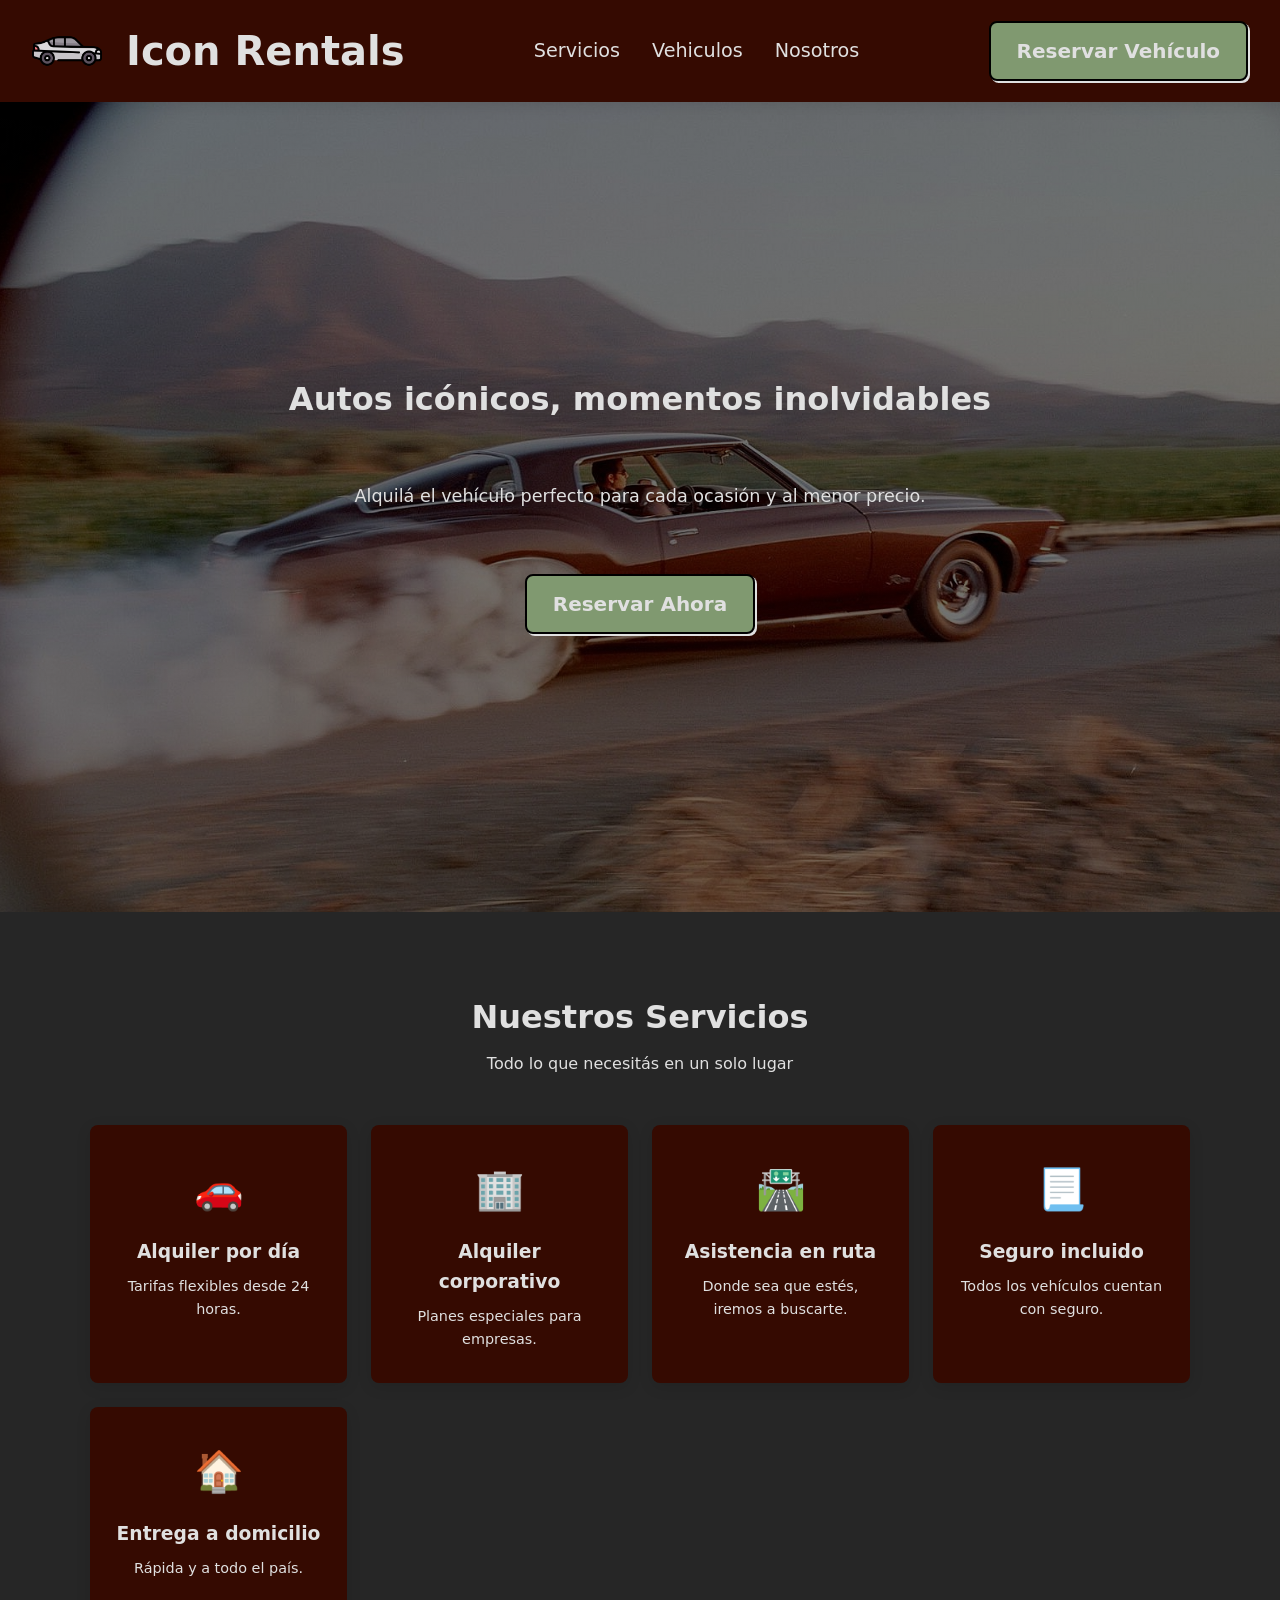
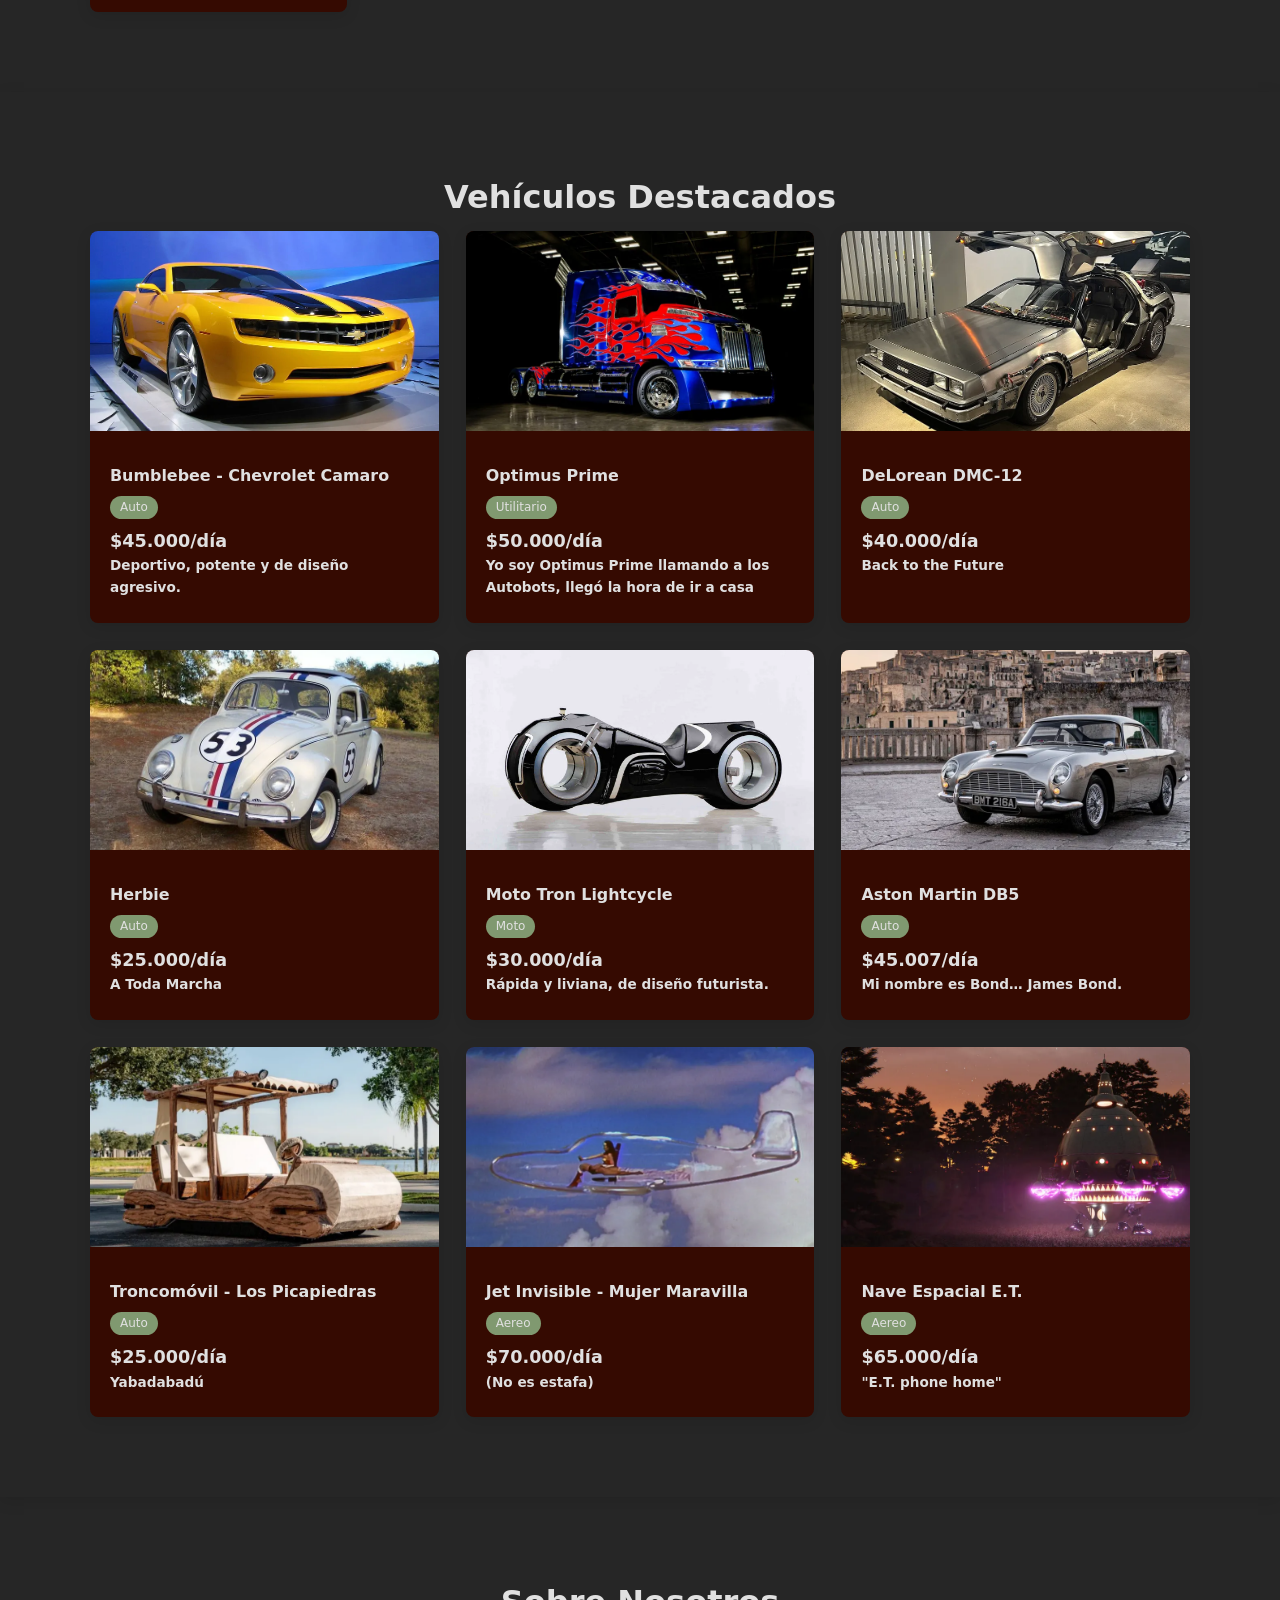
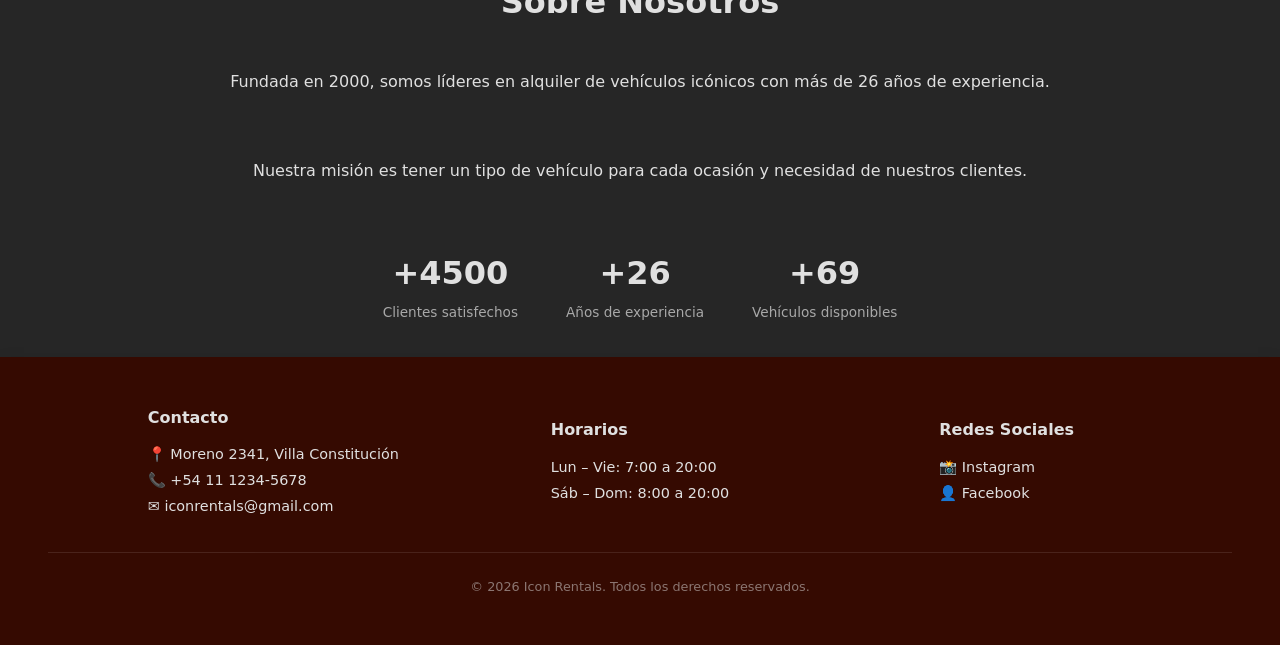
<file: index.html>
<!doctype html>
<html lang="es">
  <head>
    <meta charset="UTF-8" />
    <meta name="viewport" content="width=device-width, initial-scale=1.0" />
    <title>Icon Rentals</title>
    <link rel="stylesheet" href="style.css" />
    <link rel="stylesheet" href="landing.css" />
    <link rel="Shortcut Icon" href="public/logoAuto.png" />
  </head>
  <body>
    <header>
      <nav class="navbar">
        <div class="navbar_logo">
          <img
            src="public/logoAuto.png"
            alt="Logo Icon Rentals"
            title="Icon Rentals"
          />
          <span>Icon Rentals</span>
        </div>
        <ul class="navbar_menu">
          <li><a href="#servicios">Servicios</a></li>
          <li><a href="#vehiculos">Vehiculos</a></li>
          <li><a href="#nosotros">Nosotros</a></li>
        </ul>

        <a href="reserva.html" class="btn">Reservar Vehículo</a>
      </nav>
    </header>

    <main>
      <section id="hero" class="hero">
        <h1 class="hero_titulo">Autos icónicos, momentos inolvidables</h1>
        <p class="hero_texto">
          Alquilá el vehículo perfecto para cada ocasión y al menor precio.
        </p>

        <a href="reserva.html" class="btn">Reservar Ahora</a>
      </section>

      <section id="servicios" class="servicios">
        <h2 class="seccion_titulo">Nuestros Servicios</h2>
        <p class="seccion_subtitulo">Todo lo que necesitás en un solo lugar</p>

        <div class="servicios_grid">
          <article class="servicio-card">
            <span class="servicio-card_icono">🚗</span>
            <h3>Alquiler por día</h3>
            <p>Tarifas flexibles desde 24 horas.</p>
          </article>

          <article class="servicio-card">
            <span class="servicio-card_icono">🏢</span>
            <h3>Alquiler corporativo</h3>
            <p>Planes especiales para empresas.</p>
          </article>

          <article class="servicio-card">
            <span class="servicio-card_icono">🛣️</span>
            <h3>Asistencia en ruta</h3>
            <p>Donde sea que estés, iremos a buscarte.</p>
          </article>

          <article class="servicio-card">
            <span class="servicio-card_icono">📃</span>
            <h3>Seguro incluido</h3>
            <p>Todos los vehículos cuentan con seguro.</p>
          </article>

          <article class="servicio-card">
            <span class="servicio-card_icono">🏠</span>
            <h3>Entrega a domicilio</h3>
            <p>Rápida y a todo el país.</p>
          </article>
        </div>
      </section>

      <section id="vehiculos" class="vehiculos">
        <h2 class="seccion_titulo">Vehículos Destacados</h2>

        <div class="vehiculos_grid">
          <article class="vehiculo-card">
            <img
              src="public/bumblebee.jpg"
              alt="Bumblebee, Chevrolet Camaro 2016"
              class="vehiculo-card_img"
            />
            <div class="vehiculo-card_info">
              <h3>Bumblebee - Chevrolet Camaro</h3>
              <span>Auto</span>
              <div class="vehiculo-card_footer">
                <strong class="vehiculo-card_precio">$45.000/día</strong>
              </div>
              <p>Deportivo, potente y de diseño agresivo.</p>
            </div>
          </article>

          <article class="vehiculo-card">
            <img
              src="public/optimusPrime.webp"
              alt="Camión Optimus Prime"
              class="vehiculo-card_img"
            />
            <div class="vehiculo-card_info">
              <h3>Optimus Prime</h3>
              <span>Utilitario</span>
              <div class="vehiculo-card_footer">
                <strong class="vehiculo-card_precio">$50.000/día</strong>
              </div>
              <p>
                Yo soy Optimus Prime llamando a los Autobots, llegó la hora de
                ir a casa
              </p>
            </div>
          </article>

          <article class="vehiculo-card">
            <img
              src="public/delorean.webp"
              alt="CDeLorean DMC-12 de Volver al Futuro"
              class="vehiculo-card_img"
            />
            <div class="vehiculo-card_info">
              <h3>DeLorean DMC-12</h3>
              <span>Auto</span>
              <div class="vehiculo-card_footer">
                <strong class="vehiculo-card_precio">$40.000/día</strong>
              </div>
              <p>Back to the Future</p>
            </div>
          </article>

          <article class="vehiculo-card">
            <img
              src="public/herbie.webp"
              alt="Herbie, 1963 Volkswagen Beetle"
              class="vehiculo-card_img"
            />
            <div class="vehiculo-card_info">
              <h3>Herbie</h3>
              <span>Auto</span>
              <div class="vehiculo-card_footer">
                <strong class="vehiculo-card_precio">$25.000/día</strong>
              </div>
              <p>A Toda Marcha</p>
            </div>
          </article>

          <article class="vehiculo-card">
            <img
              src="public/motoTron.webp"
              alt="Moto Tron Lightcycle"
              class="vehiculo-card_img"
            />
            <div class="vehiculo-card_info">
              <h3>Moto Tron Lightcycle</h3>
              <span>Moto</span>
              <div class="vehiculo-card_footer">
                <strong class="vehiculo-card_precio">$30.000/día</strong>
              </div>
              <p>Rápida y liviana, de diseño futurista.</p>
            </div>
          </article>

          <article class="vehiculo-card">
            <img
              src="public/astonMartinBond.webp"
              alt="Aston Martin DB5 de james bond"
              class="vehiculo-card_img"
            />
            <div class="vehiculo-card_info">
              <h3>Aston Martin DB5</h3>
              <span>Auto</span>
              <div class="vehiculo-card_footer">
                <strong class="vehiculo-card_precio">$45.007/día</strong>
              </div>
              <p>Mi nombre es Bond… James Bond.</p>
            </div>
          </article>

          <article class="vehiculo-card">
            <img
              src="public/troncoMovil.webp"
              alt="CTroncomóvil de Los Picapiedras"
              class="vehiculo-card_img"
            />
            <div class="vehiculo-card_info">
              <h3>Troncomóvil - Los Picapiedras</h3>
              <span>Auto</span>
              <div class="vehiculo-card_footer">
                <strong class="vehiculo-card_precio">$25.000/día</strong>
              </div>
              <p>Yabadabadú</p>
            </div>
          </article>

          <article class="vehiculo-card">
            <img
              src="public/jetInvisibleMM.webp"
              alt="CJet Invisible de la Mujer Maravilla"
              class="vehiculo-card_img"
            />
            <div class="vehiculo-card_info">
              <h3>Jet Invisible - Mujer Maravilla</h3>
              <span>Aereo</span>
              <div class="vehiculo-card_footer">
                <strong class="vehiculo-card_precio">$70.000/día</strong>
              </div>
              <p>(No es estafa)</p>
            </div>
          </article>

          <article class="vehiculo-card">
            <img
              src="public/e.t..webp"
              alt="e.t. spaceship (U.F.O.)"
              class="vehiculo-card_img"
            />
            <div class="vehiculo-card_info">
              <h3>Nave Espacial E.T.</h3>
              <span>Aereo</span>
              <div class="vehiculo-card_footer">
                <strong class="vehiculo-card_precio">$65.000/día</strong>
              </div>
              <p>"E.T. phone home"</p>
            </div>
          </article>
        </div>
      </section>

      <section id="nosotros" class="nosotros">
        <h2 class="seccion_titulo">Sobre Nosotros</h2>
        <p class="nosotros">
          Fundada en 2000, somos líderes en alquiler de vehículos icónicos con
          más de 26 años de experiencia.
        </p>
        <p class="nosotros">
          Nuestra misión es tener un tipo de vehículo para cada ocasión y
          necesidad de nuestros clientes.
        </p>
        <div class="nosotros_stats">
          <div class="stat">
            <strong>+4500</strong>
            <span>Clientes satisfechos</span>
          </div>
          <div class="stat">
            <strong>+26</strong>
            <span>Años de experiencia</span>
          </div>
          <div class="stat">
            <strong>+69</strong>
            <span>Vehículos disponibles</span>
          </div>
        </div>
      </section>
    </main>

    <footer class="footer">
      <div class="footer_grid">
        <div class="footer_col">
          <h4>Contacto</h4>
          <address>
            <p>📍 Moreno 2341, Villa Constitución</p>
            <p>📞 +54 11 1234-5678</p>
            <p>✉️ iconrentals@gmail.com</p>
          </address>
        </div>

        <div class="footer_col">
          <h4>Horarios</h4>
          <p>Lun – Vie: 7:00 a 20:00</p>
          <p>Sáb – Dom: 8:00 a 20:00</p>
        </div>

        <div class="footer_col">
          <h4>Redes Sociales</h4>
          <div class="footer_redes">
            <a href="https://www.instagram.com" aria-label="Instagram"
              >📸 Instagram</a
            >
            <a href="https://www.facebook.com" aria-label="Facebook"
              >👤 Facebook</a
            >
          </div>
        </div>
      </div>
      <p class="footer_copy">
        © 2026 Icon Rentals. Todos los derechos reservados.
      </p>
    </footer>
  </body>
</html>
</file>
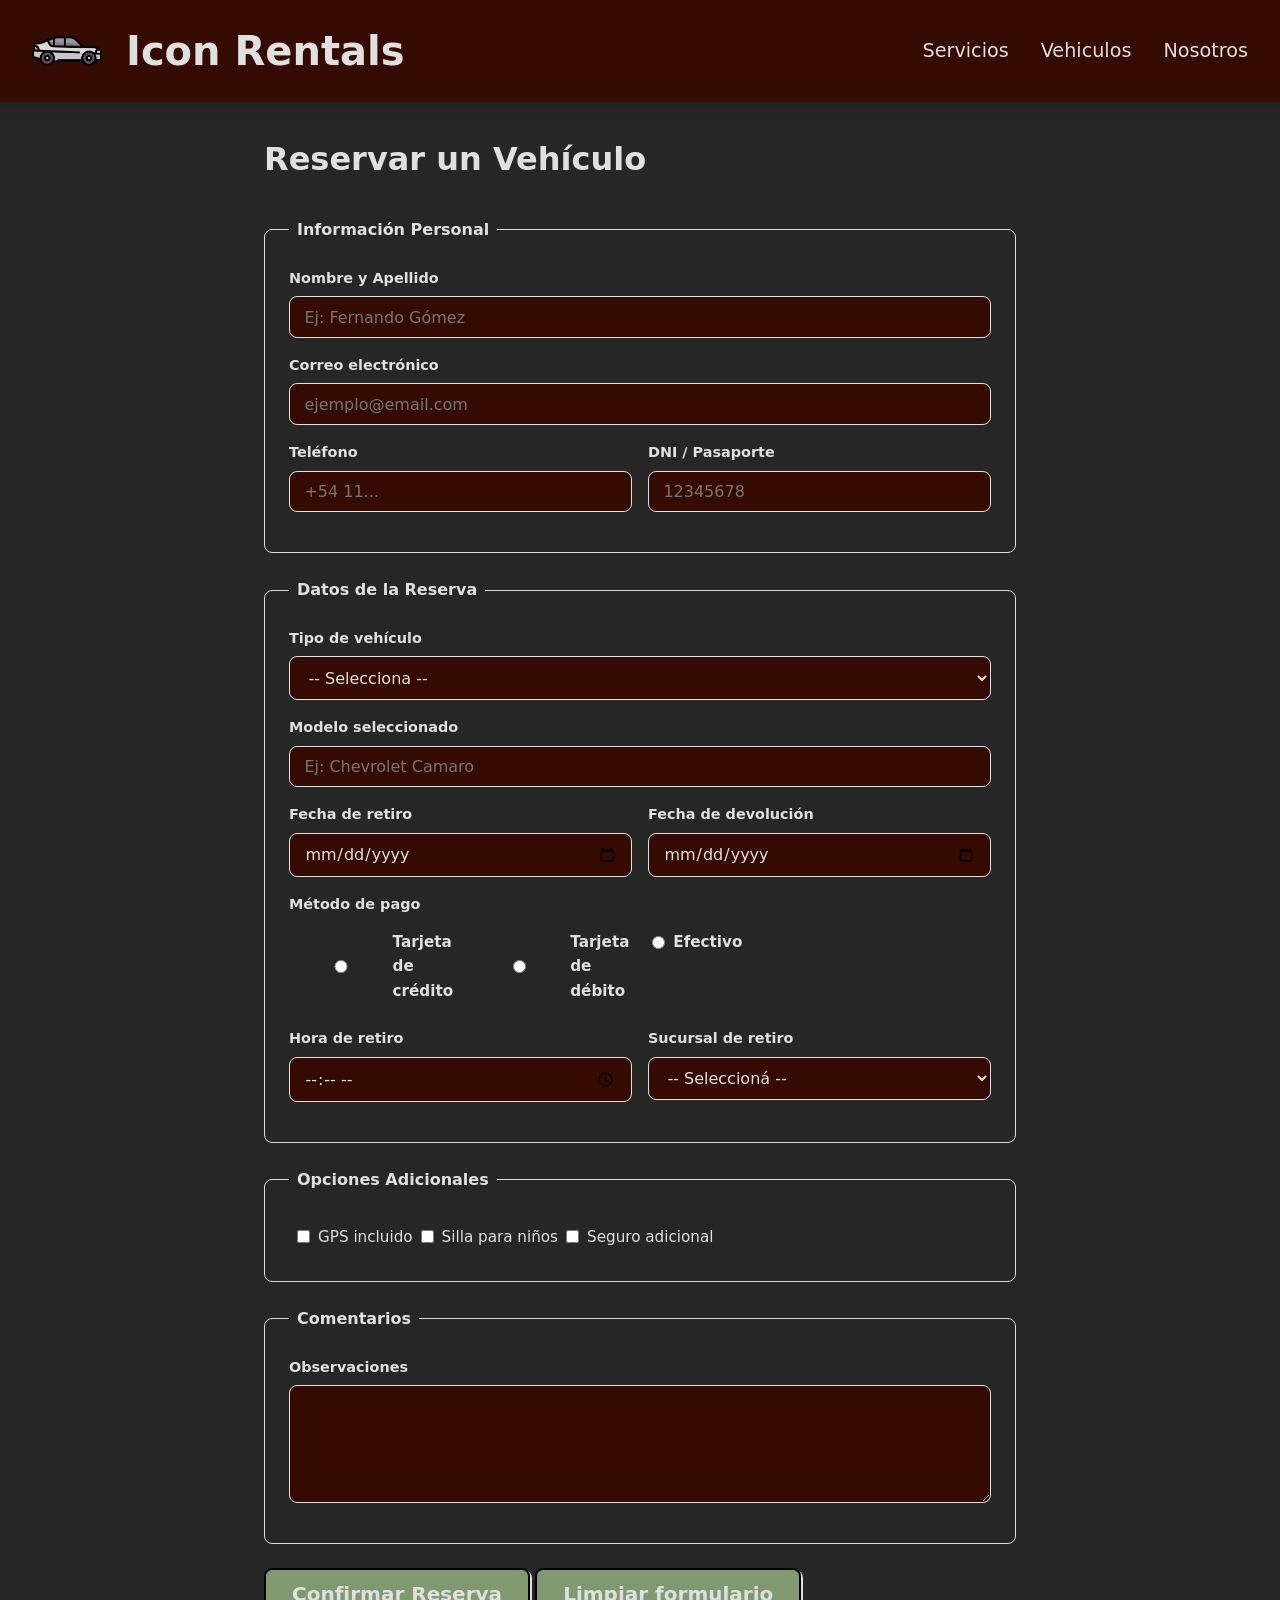
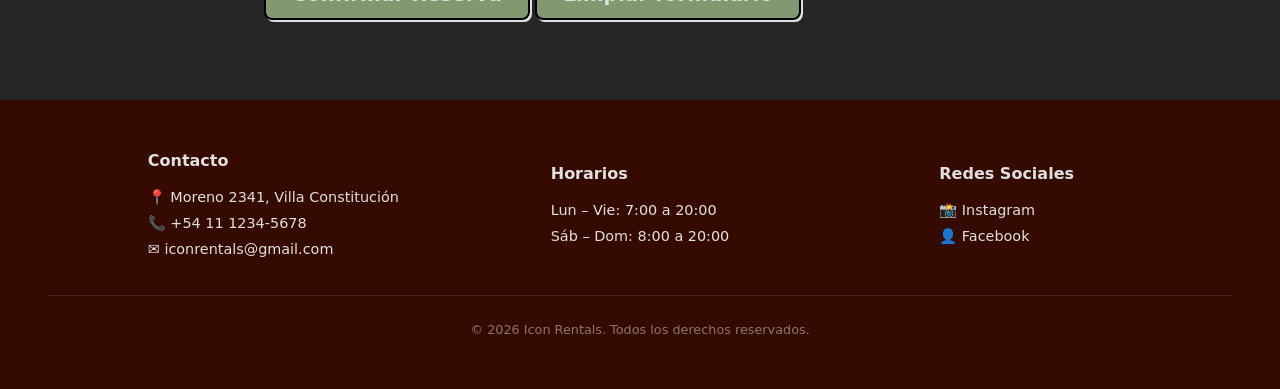
<file: reserva.html>
<!doctype html>
<html lang="es">
  <head>
    <meta charset="UTF-8" />
    <meta name="viewport" content="width=device-width, initial-scale=1.0" />
    <link rel="stylesheet" href="style.css" />
    <link rel="stylesheet" href="reserva.css" />
    <link rel="Shortcut Icon" href="public/logoAuto.png" />
    <title>Reserva</title>
  </head>
  <body>
    <header>
      <nav class="navbar">
        <div class="navbar_logo">
          <img
            src="public/logoAuto.png"
            alt="Logo Icon Rentals"
            title="Icon Rentals"
          />
          <span>Icon Rentals</span>
        </div>
        <ul class="navbar_menu">
          <li><a href="index.html#servicios">Servicios</a></li>
          <li><a href="index.html#vehiculos">Vehiculos</a></li>
          <li><a href="index.html#nosotros">Nosotros</a></li>
        </ul>
      </nav>
    </header>
    <main class="formulario-page">
      <h1>Reservar un Vehículo</h1>

      <form action="#" method="post" class="form-reserva">
        <fieldset>
          <legend>Información Personal</legend>

          <div class="campo">
            <label for="nombre">Nombre y Apellido</label>
            <input
              type="text"
              id="nombre"
              name="nombre"
              placeholder="Ej: Fernando Gómez"
              autocomplete="name"
              required
            />
          </div>

          <div class="campo">
            <label for="email">Correo electrónico</label>
            <input
              type="email"
              id="email"
              name="email"
              placeholder="ejemplo@email.com"
              required
            />
          </div>

          <div class="dos-col">
            <div class="campo">
              <label for="telefono">Teléfono</label>
              <input
                type="tel"
                id="telefono"
                name="telefono"
                placeholder="+54 11..."
                maxlength="15"
                required
              />
            </div>
            <div class="campo">
              <label for="dni">DNI / Pasaporte</label>
              <input
                type="text"
                id="dni"
                name="dni"
                placeholder="12345678"
                maxlength="8"
                required
              />
            </div>
          </div>
        </fieldset>

        <fieldset>
          <legend>Datos de la Reserva</legend>

          <div class="campo">
            <label for="tipo">Tipo de vehículo</label>
            <select id="tipo" name="tipo" required>
              <option value="">-- Selecciona --</option>
              <option>Auto</option>
              <option>Moto</option>
              <option>Utilitario</option>
              <option>Aereo</option>
            </select>
          </div>

          <div class="campo">
            <label for="modelo">Modelo seleccionado</label>
            <input
              type="text"
              id="modelo"
              name="modelo"
              placeholder="Ej: Chevrolet Camaro"
              required
            />
          </div>

          <div class="dos-col">
            <div class="campo">
              <label for="retiro">Fecha de retiro</label>
              <input type="date" id="retiro" name="retiro" required />
            </div>
            <div class="campo">
              <label for="devolucion">Fecha de devolución</label>
              <input type="date" id="devolucion" name="devolucion" required />
            </div>
          </div>

          <div class="campo">
            <label>Método de pago</label>
            <div class="radio-grupo">
              <label
                ><input type="radio" name="pago" value="credito" required />
                Tarjeta de crédito</label
              >
              <label
                ><input type="radio" name="pago" value="debito" /> Tarjeta de
                débito</label
              >
              <label
                ><input type="radio" name="pago" value="efectivo" />
                Efectivo</label
              >
            </div>
          </div>

          <div class="dos-col">
            <div class="campo">
              <label for="hora">Hora de retiro</label>
              <input type="time" id="hora" name="hora" required />
            </div>
            <div class="campo">
              <label for="sucursal">Sucursal de retiro</label>
              <select id="sucursal" name="sucursal" required>
                <option value="">-- Seleccioná --</option>
                <option>Villa Constitución</option>
                <option>Rosario</option>
                <option>San Nicolás</option>
              </select>
            </div>
          </div>
        </fieldset>

        <fieldset>
          <legend>Opciones Adicionales</legend>
          <div class="checkbox-grupo">
            <label><input type="checkbox" name="gps" /> GPS incluido</label>
            <label
              ><input type="checkbox" name="silla" /> Silla para niños</label
            >
            <label
              ><input type="checkbox" name="seguro" /> Seguro adicional</label
            >
          </div>
        </fieldset>

        <fieldset>
          <legend>Comentarios</legend>
          <div class="campo">
            <label for="comentarios">Observaciones</label>
            <textarea
              id="comentarios"
              name="comentarios"
              rows="5"
              placeholder="Cualquier información adicional..."
            >
            </textarea>
          </div>
        </fieldset>

        <div class="form-botones">
          <button type="submit" class="btn">Confirmar Reserva</button>
          <button type="reset" class="btn">Limpiar formulario</button>
        </div>
      </form>
    </main>

    <footer class="footer">
      <div class="footer_grid">
        <div class="footer_col">
          <h4>Contacto</h4>
          <address>
            <p>📍 Moreno 2341, Villa Constitución</p>
            <p>📞 +54 11 1234-5678</p>
            <p>✉️ iconrentals@gmail.com</p>
          </address>
        </div>

        <div class="footer_col">
          <h4>Horarios</h4>
          <p>Lun – Vie: 7:00 a 20:00</p>
          <p>Sáb – Dom: 8:00 a 20:00</p>
        </div>

        <div class="footer_col">
          <h4>Redes Sociales</h4>
          <div class="footer_redes">
            <a href="https://www.instagram.com" aria-label="Instagram"
              >📸 Instagram</a
            >
            <a href="https://www.facebook.com" aria-label="Facebook"
              >👤 Facebook</a
            >
          </div>
        </div>
      </div>
      <p class="footer_copy">
        © 2026 Icon Rentals. Todos los derechos reservados.
      </p>
    </footer>
  </body>
</html>
</file>
<file: style.css>
:root {
  --primario: #350a01;
  --fondo: #262626;
  --texto: #e0e0e0;
  --sombra: 0 4px 15px rgba(0, 0, 0, 0.1);
  --radio: 8px;
  --transition: all 0.3s ease;
  --font-family:
    system-ui, -apple-system, BlinkMacSystemFont, "Segoe UI", Roboto, Oxygen,
    Ubuntu, Cantarell, "Open Sans", "Helvetica Neue", sans-serif;

  /* BOTON */
  .btn {
    background: #809970;
    font-family: var(--font-family);
    text-decoration: none;
    color: var(--texto);
    padding: 0.6em 1.3em;
    font-weight: 800;
    font-size: 20px;
    border: 2px solid black;
    border-radius: 0.4em;
    box-shadow: 0.1em 0.1em;
    cursor: pointer;

    display: inline-flex;
    align-items: center;
    justify-content: center;
  }
  .btn:hover {
    transform: translate(-0.05em, -0.05em);
    box-shadow: 0.2em 0.2em;
  }
  .btn:active {
    transform: translate(0.05em, 0.05em);
    box-shadow: 0.1em 0.1em;
  }
  /* BOTON */
}

/* RESET BASICO */
*,
*::before,
*::after {
  margin: 0;
  padding: 0;
  box-sizing: border-box;
}
body {
  font-family: var(--font-family);
  color: var(--texto);
  background-color: var(--fondo);
  line-height: 1.6;
}
/* RESET BASICO */

/* HEADER */
.navbar {
  display: flex;
  justify-content: space-between;
  align-items: center;
  padding: 1rem 2rem;
  background: var(--primario);
  position: sticky;
  top: 0;
  z-index: 100;
  box-shadow: var(--sombra);
}
.navbar_logo {
  display: flex;
  align-items: center;
  gap: 1.5rem;
  color: var(--texto);
  font-weight: 700;
  font-size: 2.5rem;
}
.navbar_logo img {
  width: 70px;
}
.navbar_menu {
  display: flex;
  gap: 2rem;
  list-style: none;
  justify-content: space-evenly;
}
.navbar_menu a {
  color: var(--texto);
  font-size: 1.2rem;
  text-decoration: none;
}
.navbar_menu a:hover {
  opacity: 0.75;
}
/* HEADER */

/* FOOTER */
.footer {
  background: var(--primario);
  color: var(--texto);
  padding: 3rem;
  gap: 3rem;
  box-shadow: var(--sombra);
}
.footer_grid {
  display: grid;
  grid-template-columns: repeat(auto-fit, minmax(180px, 1fr));
  max-width: 1100px;
  margin: 0 auto 2rem;
  justify-items: center;
  align-items: center;
}
.footer_col address {
  font-size: 0.9rem;
  font-style: normal;
  line-height: 2;
}
.footer_redes {
  display: flex;
  flex-direction: column;
}
.footer_redes a:hover {
  opacity: 0.8;
}
.footer_copy {
  text-align: center;
  font-size: 0.8rem;
  opacity: 0.5;
  border-top: 0.5px solid rgba(255, 255, 255, 0.2);
  padding-top: 1.5rem;
}

.footer_col h4 {
  font-size: 1rem;
  margin-bottom: 0.75rem;
  color: var(--texto);
}
.footer_col p,
.footer_redes a {
  font-size: 0.9rem;
  line-height: 1.8;
  color: var(--texto);
  text-decoration: none;
}
/* FOOTER */

/* MEDIA QUERIES */
/* ── Tablets (≤ 768px) ── */
@media (max-width: 768px) {
  /* Header: menú debajo del logo */
  .navbar {
    flex-wrap: wrap;
    gap: 1rem;
    padding: 1rem;
  }
  .navbar .btn {
    width: 100%;
    text-align: center;
  }
  .navbar_menu {
    width: 100%;
    justify-content: center;
    gap: 1rem;
  }
  /* Nosotros: de 2 columnas a 1 */
  .nosotros_contenido {
    flex-direction: column;
  }
  .nosotros_stats {
    flex-direction: column;
  }
  /* Formulario: dos columnas a una */
  .dos-col {
    grid-template-columns: 1fr;
  }
}
/* ── Celulares (≤ 480px) ── */
@media (max-width: 480px) {
  .navbar_menu {
    flex-direction: column;
    align-items: center;
    gap: 0.5rem;
  }
  .navbar .btn {
    width: 100%;
    text-align: center;
  }
  .nosotros_stats {
    flex-direction: column;
    gap: 1rem;
  }
  .form-botones {
    flex-direction: column;
  }
  .form-botones .btn {
    width: 100%;
    text-align: center;
  }

  .footer {
    padding: 2rem 1.5rem;
  }
  .footer_grid {
    grid-template-columns: 1fr;
    gap: 1.5rem;
    justify-items: start;
  }
  .footer_col {
    width: 100%;
  }
  .footer_col h4 {
    margin-bottom: 0.5rem;
  }
  .footer_redes {
    align-items: flex-start;
  }
}
/* ── (≤ 320px) ── */
@media (max-width: 320px) {
  body {
    font-size: 14px;
  }
  .hero_titulo {
    font-size: 1.6rem;
  }
  .formulario-page {
    padding: 0 0.75rem 2rem;
  }
  .form-reserva fieldset {
    padding: 1rem;
  }
}
/* Mínimo requerido */
@media (max-width: 300px) {
  body {
    font-size: 13px;
  }
  .navbar {
    padding: 0.5rem;
  }
  .btn {
    font-size: 0.9rem;
    padding: 0.6rem;
  }
  .navbar .btn {
    width: 100%;
    text-align: center;
  }
}
/* MEDIA QUERIES */
</file>
<file: landing.css>
/* HERO SECTION */
.hero {
  min-height: 90vh;
  background-image:
    linear-gradient(rgba(0, 0, 0, 0.55), rgba(0, 0, 0, 0.55)),
    url("public/banner.jpeg");
  background-size: cover;
  background-position: center;
  display: flex;
  flex-direction: column;
  align-items: center;
  justify-content: center;
  text-align: center;
  padding: 2rem;
  gap: 2rem;
}
.hero_titulo {
  font-family: var(--font-family);
  font-size: 2rem;
  line-height: 1.2;
}
.hero_texto {
  font-size: 1.1rem;
  padding: 2rem;
}
/* HERO SECTION */

/* SERVICIOS */
/* Estilos reutilizables para todas las secciones */
.seccion_titulo {
  font-size: 2rem;
  color: var(--texto);
  margin-bottom: 0.5rem;
}
.seccion_subtitulo {
  margin-bottom: 3rem;
}
.servicios {
  padding: 5rem 2rem;
  text-align: center;
  box-shadow: var(--sombra);
}
.servicios_grid {
  display: grid;
  grid-template-columns: repeat(auto-fit, minmax(220px, 1fr));
  gap: 1.5rem;
  max-width: 1100px;
  margin: 0 auto;
  justify-content: center;
}
.servicio-card {
  background: var(--primario);
  border-radius: var(--radio);
  padding: 2rem 1.5rem;
  text-align: center;
  box-shadow: var(--sombra);
  transition: transform 0.2s;
}
.servicio-card:hover {
  transform: translateY(-4px);
}
.servicio-card_icono {
  font-size: 2.5rem;
}
.servicio-card h3 {
  margin: 1rem 0 0.5rem;
  color: var(--texto);
}
.servicio-card p {
  font-size: 0.9rem;
  color: var(--texto);
}
/* SERVICIOS */

/* VEHICULOS */
.vehiculos {
  text-align: center;
  padding: 5rem 2rem;
  margin-bottom: 3rem;
  background: var(--fondo);
  box-shadow: var(--sombra);
}
.vehiculos_grid {
  display: grid;
  grid-template-columns: repeat(auto-fit, minmax(280px, 1fr));
  gap: 1.7rem;
  max-width: 1100px;
  margin: 0 auto;
}
.vehiculo-card {
  text-align: left;
  border-radius: var(--radio);
  overflow: hidden;
  box-shadow: var(--sombra);
  background: var(--primario);
  transition: transform 0.2s;
}
.vehiculo-card:hover {
  transform: translateY(-4px);
}
.vehiculo-card_img {
  width: 100%;
  height: 200px;
  object-fit: cover;
}
.vehiculo-card_info {
  padding: 1rem 1.25rem;
  font-size: 0.85rem;

  font-weight: 600;
  margin-top: 0.5rem;
  margin-bottom: 0.5rem;
}
.vehiculo-card_footer {
  display: flex;
  justify-content: space-between;
  align-items: center;
}
.vehiculo-card_precio {
  font-size: 1.1rem;
}
.vehiculo-card_info span {
  background: #809970;
  color: var(--texto);
  font-size: 0.75rem;
  font-weight: 500;
  padding: 2px 10px;
  border-radius: 20px;
  display: inline-block;
  margin-top: 0.5rem;
  margin-bottom: 0.5rem;
}
/* VEHICULOS */

/* NOSOTROS */
.nosotros {
  padding: 2rem;
  text-align: center;
  gap: 3rem;
  align-items: center;
  max-width: 1100px;
  margin: 0 auto;
}
.nosotros_stats {
  display: flex;
  align-items: center;
  justify-content: center;
  gap: 3rem;
  margin-top: 2rem;
  flex: 1;
}
.stat strong {
  display: block;
  font-size: 2rem;
  font-weight: 700;
}
.stat span {
  font-size: 0.85rem;
  opacity: 0.7;
}
/* NOSOTROS */
</file>
<file: reserva.css>
/* reserva.css */
.formulario-page {
  max-width: 800px;
  margin: 2rem auto;
  padding: 0 1.5rem 3rem;
}

.formulario-page h1 {
  font-size: 2rem;
  color: var(--texto);
  margin-bottom: 2rem;
}

.form-reserva fieldset {
  border: 1px solid #ddd;
  border-radius: var(--radio);
  padding: 1.5rem;
  margin-bottom: 1.5rem;
}

.form-reserva legend {
  font-weight: 700;
  color: var(--texto);
  padding: 0 0.5rem;
  font-size: 1rem;
}

.campo {
  display: flex;
  flex-direction: column;
  gap: 0.4rem;
  margin-bottom: 1rem;
}

.campo label {
  font-size: 0.9rem;
  font-weight: 600;
  color: var(--texto);
}

.campo input,
.campo select,
.campo textarea {
  padding: 0.65rem 0.9rem;
  border: 1px solid var(--texto);
  border-radius: var(--radio);
  font-size: 1rem;
  font-family: inherit;
  transition: border-color 0.2s;
  width: 100%;
  background-color: var(--primario);
  color: var(--texto);
}

.campo input:focus,
.campo select:focus,
.campo textarea:focus {
  outline: none;
  border-color: var(--primario);
  box-shadow: 0 0 0 3px rgba(13, 59, 102, 0.12);
}

.dos-col {
  display: grid;
  grid-template-columns: 1fr 1fr;
  gap: 1rem;
}

.radio-grupo,
.checkbox-grupo {
  display: flex;
  flex-direction: row;
  align-items: flex-start;
  gap: 0.5rem;
  margin: 0.5rem;
}

.radio-grupo label,
.checkbox-grupo label {
  display: flex;
  align-items: center;
  gap: 0.5rem;
  font-size: 0.95rem;
  cursor: pointer;
}
</file>
